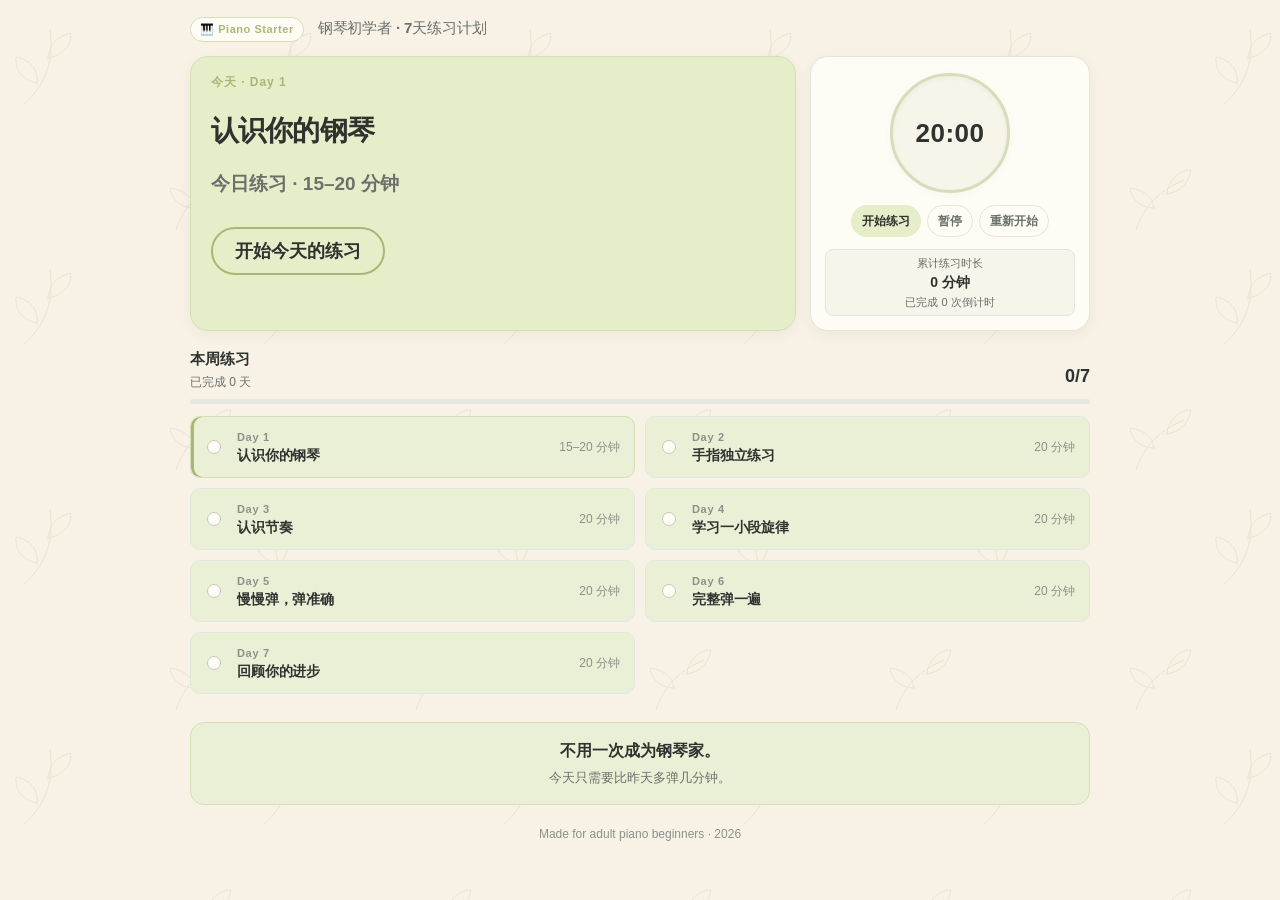
<file: index.html>
<!DOCTYPE html>
<html lang="zh-CN">
<head>
    <meta charset="UTF-8">
    <meta name="viewport" content="width=device-width, initial-scale=1.0">
    <title>钢琴初学者 · 7天练习计划</title>
    <link rel="stylesheet" href="style.css">
</head>

<body>

    <header class="site-header">
        <div class="container header-inner">
            <div class="badge">🎹 Piano Starter</div>
            <h1>钢琴初学者 · 7天练习计划</h1>
        </div>
    </header>


    <main class="container">

        <div class="today-hero-layout">
            <section class="today-panel" aria-labelledby="todayTitle">
                <p class="today-kicker" id="todayLabel">今天 · Day 1</p>

                <h2 id="todayTitle">认识你的钢琴</h2>

                <p class="today-meta">
                    <span id="todayTime">今日练习 · 20 分钟</span>
                    <span id="todayDone" class="today-done">✓ 今天已完成</span>
                </p>

                <button id="startButton" class="main-button" type="button">
                    开始今天的练习
                </button>

                <p id="message" class="encouragement"></p>
            </section>

            <section class="timer-section" aria-label="练习计时器">
                <div class="timer-dial-wrapper">
                    <div id="timer" class="timer">20:00</div>
                </div>

                <div class="timer-buttons">
                    <button id="startTimer" class="timer-button" type="button">开始练习</button>
                    <button id="pauseTimer" class="timer-button secondary" type="button">暂停</button>
                    <button id="resetTimer" class="timer-button secondary" type="button">重新开始</button>
                </div>

                <div class="practice-stats" aria-label="练习统计">
                    <div class="practice-stat">
                        <span class="practice-stat-label">累计练习时长</span>
                        <strong id="totalPracticeDuration">0 分钟</strong>
                        <span id="completedTimerCount" class="practice-stat-detail">已完成 0 次倒计时</span>
                    </div>
                </div>
            </section>
        </div>


        <section class="week-section" aria-labelledby="weekHeading">
            <div class="week-heading">
                <div>
                    <h2 id="weekHeading">本周练习</h2>
                    <p id="practiceProgressDetail" class="week-detail">已完成 0 天</p>
                </div>
                <strong id="practiceProgress">0/7</strong>
            </div>

            <div class="progress-track" role="progressbar" aria-label="七天练习进度" aria-valuemin="0" aria-valuemax="7" aria-valuenow="0">
                <div id="practiceProgressBar" class="progress-bar"></div>
            </div>


            <section class="practice-grid">

                <article class="practice-card" data-day="1">
                    <span class="completion-status" data-completion-day="1"></span>
                    <div class="card-copy">
                        <div class="day">Day 1</div>
                        <h3>认识你的钢琴</h3>
                    </div>
                    <span class="card-time">15–20 分钟</span>
                </article>

                <article class="practice-card" data-day="2">
                    <span class="completion-status" data-completion-day="2"></span>
                    <div class="card-copy">
                        <div class="day">Day 2</div>
                        <h3>手指独立练习</h3>
                    </div>
                    <span class="card-time">20 分钟</span>
                </article>

                <article class="practice-card" data-day="3">
                    <span class="completion-status" data-completion-day="3"></span>
                    <div class="card-copy">
                        <div class="day">Day 3</div>
                        <h3>认识节奏</h3>
                    </div>
                    <span class="card-time">20 分钟</span>
                </article>

                <article class="practice-card" data-day="4">
                    <span class="completion-status" data-completion-day="4"></span>
                    <div class="card-copy">
                        <div class="day">Day 4</div>
                        <h3>学习一小段旋律</h3>
                    </div>
                    <span class="card-time">20 分钟</span>
                </article>

                <article class="practice-card" data-day="5">
                    <span class="completion-status" data-completion-day="5"></span>
                    <div class="card-copy">
                        <div class="day">Day 5</div>
                        <h3>慢慢弹，弹准确</h3>
                    </div>
                    <span class="card-time">20 分钟</span>
                </article>

                <article class="practice-card" data-day="6">
                    <span class="completion-status" data-completion-day="6"></span>
                    <div class="card-copy">
                        <div class="day">Day 6</div>
                        <h3>完整弹一遍</h3>
                    </div>
                    <span class="card-time">20 分钟</span>
                </article>

                <article class="practice-card" data-day="7">
                    <span class="completion-status" data-completion-day="7"></span>
                    <div class="card-copy">
                        <div class="day">Day 7</div>
                        <h3>回顾你的进步</h3>
                    </div>
                    <span class="card-time">20 分钟</span>
                </article>

            </section>
        </section>


        <section class="bottom-message">
            <h2>不用一次成为钢琴家。</h2>
            <p>今天只需要比昨天多弹几分钟。</p>
        </section>

    </main>


    <div id="practiceModal" class="modal">

        <div class="modal-content">

            <button id="maximizeModal" class="maximize-button" type="button" aria-label="Maximize window" title="Maximize window">
                ⛶
            </button>

            <button id="closeModal" class="close-button" type="button">
                ×
            </button>

            <p id="modalDay" class="modal-day">DAY 01</p>

            <h2 id="modalTitle">认识你的钢琴</h2>

            <div class="modal-section">
                <h3>今天练什么</h3>
                <p id="modalPractice">找到中央 C，并熟悉钢琴键盘的位置。</p>
            </div>

            <div class="modal-section">
                <h3>建议练习时间</h3>
                <p id="modalTime">15–20 分钟</p>
            </div>

            <div class="modal-section">
                <h3>练习步骤</h3>
                <p id="modalSteps">先找到中央 C，然后进行简单的五指练习。</p>
            </div>

            <div class="modal-section">
                <h3>小提示</h3>
                <p id="modalTip">不需要追求速度，先熟悉键盘的位置。</p>
            </div>


            <div class="video-placeholder">
                <video
                    id="modalVideo"
                    controls
                    muted
                    playsinline
                    width="100%"
                >
                    <source id="modalVideoSource" src="./videos/day1.mp4" type="video/mp4">
                </video>

                <div id="videoComingSoon" class="video-coming-soon">
                    <div class="video-icon">🎬</div>
                    <strong>教学视频即将上线</strong>
                    <p>先按照上面的练习步骤完成今天的练习吧。</p>
                </div>

                <div id="encouragementMessage"></div>

                <div class="modal-practice-actions">
                    <button id="completePracticeButton" class="complete-button" type="button">
                        ✓ 完成今天的练习
                    </button>
                    <button id="repeatPracticeButton" class="repeat-button" type="button">
                        再次练习
                    </button>
                </div>
            </div>

        </div>

    </div>


    <div id="confirmModal" class="modal" role="dialog" aria-modal="true" aria-labelledby="confirmTitle">
        <div class="confirm-modal-content">
            <h3 id="confirmTitle" class="confirm-modal-title">要练习 Day 1 吗？</h3>
            <p id="confirmSubtitle" class="confirm-modal-subtitle">认识你的钢琴</p>
            <div class="confirm-modal-actions">
                <button id="confirmYesButton" class="confirm-action-yes" type="button">
                    是
                </button>
                <button id="confirmNoButton" class="confirm-action-no" type="button">
                    不，我要自己选择
                </button>
            </div>
        </div>
    </div>


    <footer>
        <p>Made for adult piano beginners · 2026</p>
    </footer>


    <script src="script.js"></script>

</body>
</html>
</file>
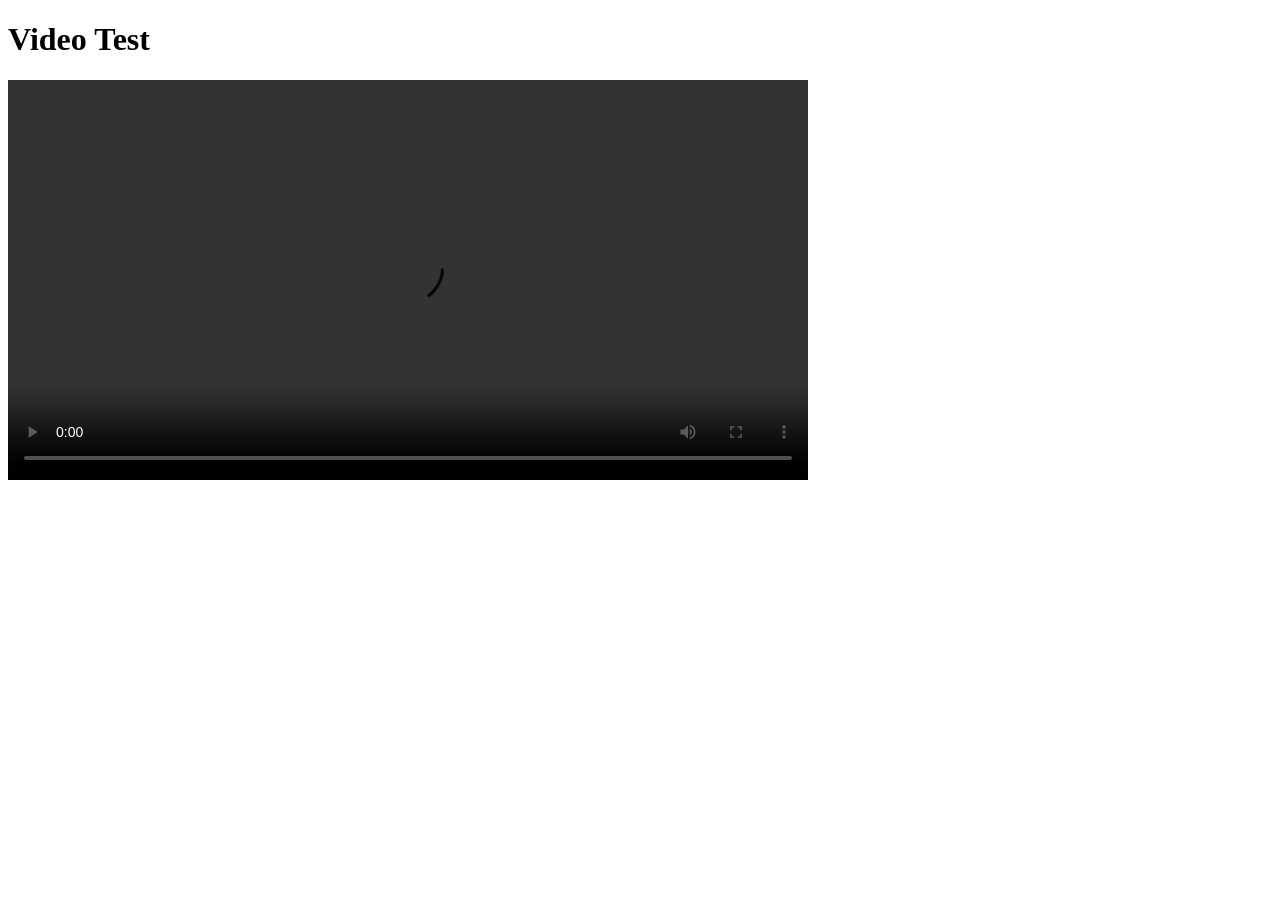
<file: test-video.html>
<!DOCTYPE html>
<html lang="zh-CN">

<head>
    <meta charset="UTF-8">
    <title>Video Test</title>
</head>

<body>

    <h1>Video Test</h1>

    <video controls width="800">
        <source src="./videos/day1.mp4" type="video/mp4">
        你的浏览器不支持视频播放。
    </video>

</body>

</html>
</file>
<file: style.css>
:root {
    --canvas: #F7F2E5;
    --surface: #fffcf6;
    --surface-soft: #f7f4ea;
    --text: #2f3330;
    --muted: #6a706b;
    --subtle: #8b918a;
    --accent: #E6EDC9;
    --accent-hover: #DCE6B9;
    --accent-strong: #A7B875;
    --accent-soft: #EAF0D6;
    --accent-line: #D5DEB9;
    --line: #e3e6dc;
    --shadow: 0 4px 14px rgba(47, 51, 48, .05);
    --radius-lg: 18px;
    --radius-md: 14px;
    --radius-sm: 10px;
}

* { margin: 0; padding: 0; box-sizing: border-box; }

html { scroll-behavior: smooth; }

body {
    background: var(--canvas);
    color: var(--text);
    font-family: -apple-system, BlinkMacSystemFont, "Segoe UI", "PingFang SC", "Microsoft YaHei", sans-serif;
    line-height: 1.55;
    -webkit-font-smoothing: antialiased;
}

button { font: inherit; }

button:focus-visible,
.practice-card:focus-visible {
    outline: 2px solid rgba(143, 160, 90, .45);
    outline-offset: 2px;
}

.container {
    width: min(760px, calc(100% - 40px));
    margin: 0 auto;
}

/* Header */
.site-header { padding: 18px 0 8px; }

.header-inner {
    display: flex;
    align-items: baseline;
    gap: 10px 14px;
    flex-wrap: wrap;
}

.badge {
    display: inline-flex;
    align-items: center;
    padding: 3px 9px;
    border: 1px solid var(--accent-line);
    border-radius: 999px;
    background: var(--surface);
    color: var(--accent-strong);
    font-size: 11px;
    font-weight: 650;
    letter-spacing: .05em;
}

.site-header h1 {
    color: var(--muted);
    font-size: 15px;
    font-weight: 550;
    letter-spacing: -.01em;
}

/* Buttons */
.main-button,
.timer-button,
.complete-button,
.repeat-button {
    border: 1px solid transparent;
    border-radius: 999px;
    cursor: pointer;
    transition: background-color 160ms ease, border-color 160ms ease, color 160ms ease, transform 160ms ease;
}

.main-button {
    min-height: 38px;
    padding: 7px 16px;
    background: var(--accent);
    color: var(--text);
    font-size: 14px;
    font-weight: 650;
}

.main-button:hover {
    background: var(--accent-hover);
    transform: translateY(-1px);
}

.encouragement {
    min-height: 1.4em;
    margin-top: 8px;
    color: var(--accent-strong);
    font-size: 13px;
    font-weight: 600;
}

/* Today */
.today-panel {
    margin-top: 10px;
    padding: 18px 20px 16px;
    border: 1px solid var(--accent-line);
    border-radius: var(--radius-lg);
    background: var(--surface);
    box-shadow: var(--shadow);
}

.today-kicker {
    margin-bottom: 6px;
    color: var(--accent-strong);
    font-size: 12px;
    font-weight: 700;
    letter-spacing: .08em;
}

.today-panel h2 {
    margin-bottom: 6px;
    font-size: clamp(22px, 3vw, 28px);
    font-weight: 650;
    letter-spacing: -.03em;
    line-height: 1.25;
}

.today-meta {
    display: flex;
    flex-wrap: wrap;
    align-items: center;
    gap: 8px 12px;
    margin-bottom: 14px;
    color: var(--muted);
    font-size: 13px;
}

.today-done {
    display: none;
    color: var(--accent-strong);
    font-weight: 650;
}

.today-panel.is-complete {
    background: var(--accent-soft);
}

.today-panel.is-complete .today-done { display: inline; }

/* Week progress */
.week-section { margin-top: 22px; }

.week-heading {
    display: flex;
    align-items: flex-end;
    justify-content: space-between;
    gap: 12px;
    margin-bottom: 8px;
}

.week-heading h2 {
    font-size: 15px;
    font-weight: 650;
}

.week-detail {
    margin-top: 2px;
    color: var(--muted);
    font-size: 12px;
}

.week-heading strong {
    color: var(--text);
    font-size: 18px;
    font-weight: 650;
    font-variant-numeric: tabular-nums;
}

.progress-track {
    height: 5px;
    margin-bottom: 12px;
    overflow: hidden;
    border-radius: 999px;
    background: #e6e8df;
}

.progress-bar {
    width: 0;
    height: 100%;
    border-radius: inherit;
    background: var(--accent-strong);
    opacity: .75;
    transition: width 250ms ease;
}

/* Day checklist */
.practice-grid {
    display: grid;
    gap: 8px;
}

.practice-card {
    display: grid;
    grid-template-columns: 22px minmax(0, 1fr) auto;
    align-items: center;
    gap: 10px;
    min-height: 0;
    padding: 10px 12px;
    border: 1px solid var(--line);
    border-radius: var(--radius-sm);
    background: var(--surface);
    cursor: pointer;
    transition: background-color 160ms ease, border-color 160ms ease;
}

.practice-card:hover {
    border-color: var(--accent-line);
    background: #fffef9;
}

.practice-card.is-today {
    border-color: var(--accent-line);
    box-shadow: inset 3px 0 0 var(--accent-strong);
}

.day {
    color: var(--subtle);
    font-size: 11px;
    font-weight: 700;
    letter-spacing: .06em;
}

.practice-card h3 {
    font-size: 14px;
    font-weight: 600;
    letter-spacing: -.01em;
    line-height: 1.35;
}

.card-time {
    color: var(--subtle);
    font-size: 12px;
    white-space: nowrap;
}

.completion-status {
    display: grid;
    width: 18px;
    height: 18px;
    flex-shrink: 0;
    place-items: center;
    overflow: hidden;
    color: var(--accent-strong);
    font-size: 0;
    line-height: 0;
}

.completion-status::before {
    content: "";
    width: 12px;
    height: 12px;
    border: 1.5px solid #c5cbb8;
    border-radius: 50%;
    background: var(--surface);
}


/* Completed practice cards */
.practice-card.completed-page {
    background-color: #A7B875 !important;
    border-color: #718747 !important;
    color: #2F3328 !important;
}

.practice-card.completed-page:hover {
    background-color: #9BAE68 !important;
}

.practice-card.completed-page .completion-status {
    color: #2F3328;
}

/* Show a checkmark on completed practice cards */
.practice-card.completed-page .completion-status {
    font-size: 0;
    line-height: 1;
}

.practice-card.completed-page .completion-status::before {
    content: "✓";
    width: auto;
    height: auto;
    border: 0;
    border-radius: 0;
    background: none;
    color: #2F3328;
    font-size: 14px;
    font-weight: 700;
    line-height: 1;
}


/* Homepage Hero Layout & Circular Timer */
.today-hero-layout {
    display: grid;
    grid-template-columns: minmax(0, 1fr) 280px;
    gap: 14px;
    align-items: stretch;
    margin-top: 8px;
}

.today-hero-layout .today-panel {
    margin-top: 0;
    display: flex;
    flex-direction: column;
    justify-content: space-between;
}

.today-panel #todayTime {
    font-size: 19px;
    font-weight: 600;
}

.today-panel .main-button {
    align-self: flex-start;
    min-height: 48px;
    padding: 0 22px;
    border: 2px solid var(--accent-strong);
    font-size: 18px;
    font-weight: 600;
    line-height: 1;
}

.today-panel .main-button:focus-visible {
    outline: 3px solid var(--accent-strong);
    outline-offset: 3px;
}

.timer-section {
    display: flex;
    flex-direction: column;
    align-items: center;
    justify-content: space-between;
    margin: 0;
    padding: 16px 14px 14px;
    border: 1px solid var(--line);
    border-radius: var(--radius-lg);
    background: var(--surface);
    box-shadow: var(--shadow);
    text-align: center;
}

.timer-dial-wrapper {
    display: flex;
    align-items: center;
    justify-content: center;
    width: 100%;
    margin-bottom: 12px;
}

.timer {
    display: flex;
    align-items: center;
    justify-content: center;
    width: 120px;
    height: 120px;
    margin: 0 auto;
    border: 3px solid var(--accent-line);
    border-radius: 50%;
    background: var(--surface-soft);
    color: var(--text);
    font-size: 26px;
    font-variant-numeric: tabular-nums;
    font-weight: 650;
    letter-spacing: .02em;
    line-height: 1;
    box-shadow: inset 0 2px 5px rgba(47, 51, 48, .04), 0 2px 8px rgba(47, 51, 48, .03);
    transition: border-color 200ms ease, box-shadow 200ms ease;
}

.timer.is-running {
    border-color: var(--accent-strong);
    box-shadow: inset 0 2px 5px rgba(47, 51, 48, .04), 0 0 0 3px rgba(167, 184, 117, .28);
}

.timer-buttons {
    display: flex;
    justify-content: center;
    gap: 6px;
    flex-wrap: wrap;
    width: 100%;
    margin-bottom: 12px;
}

.timer-button {
    min-height: 32px;
    padding: 5px 10px;
    border: 1px solid transparent;
    border-radius: 999px;
    background: var(--accent);
    color: var(--text);
    font-size: 12px;
    font-weight: 650;
    cursor: pointer;
    white-space: nowrap;
    transition: background-color 160ms ease, border-color 160ms ease, color 160ms ease, transform 160ms ease;
}

.timer-button:hover { background: var(--accent-hover); transform: translateY(-1px); }

.timer-button.secondary {
    border-color: var(--line);
    background: var(--surface);
    color: var(--muted);
}

.timer-button.secondary:hover {
    border-color: var(--accent-line);
    background: var(--accent-soft);
    color: var(--text);
}

.timer-button.is-active,
.timer-button.secondary.is-active:hover {
    border-color: var(--accent-strong);
    background: var(--accent-strong);
    color: #fffcf6;
}

.practice-stats {
    width: 100%;
    text-align: center;
}

.practice-stat {
    padding: 6px 8px;
    border: 1px solid var(--line);
    border-radius: 8px;
    background: var(--surface-soft);
}

.timer-section .practice-stat-label,
.timer-section .practice-stat-detail {
    display: block;
    color: var(--muted);
    font-size: 11px;
    line-height: 1.35;
}

.timer-section .practice-stat strong {
    display: block;
    margin: 1px 0;
    font-size: 14px;
    font-weight: 650;
    color: var(--text);
}

.main-button.is-started {
    cursor: default;
    opacity: 0.9;
}

.main-button.is-started:hover {
    transform: none;
    background: var(--accent);
}

@media (max-width: 680px) {
    .today-hero-layout {
        grid-template-columns: 1fr;
        gap: 12px;
    }
}

/* Modal */
.modal {
    position: fixed;
    inset: 0;
    z-index: 1000;
    display: none;
    align-items: center;
    justify-content: center;
    padding: 14px;
    background: rgba(47, 51, 48, .28);
    backdrop-filter: blur(4px);
}

.modal.show { display: flex; }

.modal-content {
    position: relative;
    width: min(620px, 100%);
    min-width: 280px;
    max-width: calc(100vw - 28px);
    max-height: 90vh;
    overflow: auto;
    resize: both;
    padding: 28px 22px 18px;
    border: 1px solid var(--line);
    border-radius: var(--radius-lg);
    background: var(--surface);
    box-shadow: 0 18px 50px rgba(47, 51, 48, .12);
    animation: modalAppear 180ms ease;
}

@media (pointer: fine) {
    #modalDay,
    #modalTitle {
        cursor: grab;
    }

    .modal-content.is-window-dragging {
        user-select: none;
    }

    .modal-content.is-window-dragging #modalDay,
    .modal-content.is-window-dragging #modalTitle {
        cursor: grabbing;
    }
}

#practiceModal.is-window-positioned .modal-content {
    position: absolute;
    margin: 0;
    transform: none;
}

@keyframes modalAppear {
    from { opacity: 0; transform: translateY(8px); }
    to { opacity: 1; transform: translateY(0); }
}

.close-button,
.maximize-button {
    position: absolute;
    top: 12px;
    display: grid;
    width: 32px;
    height: 32px;
    place-items: center;
    border: 1px solid var(--line);
    border-radius: 50%;
    background: var(--surface);
    color: var(--muted);
    cursor: pointer;
    transition: background-color 160ms ease, color 160ms ease, border-color 160ms ease;
}

.close-button { right: 12px; font-size: 22px; line-height: 1; }
.maximize-button { right: 50px; font-size: 16px; line-height: 1; }

.close-button:hover,
.maximize-button:hover {
    border-color: var(--accent-line);
    background: var(--accent-soft);
    color: var(--text);
}

.modal-content.is-maximized {
    width: calc(100vw - 24px);
    height: calc(100vh - 24px);
    max-width: none;
    max-height: none;
    display: grid;
    grid-template-columns: minmax(0, 1fr) minmax(280px, .9fr);
    column-gap: clamp(20px, 4vw, 48px);
    align-content: start;
    overflow: auto;
    resize: none;
}

.modal-content.is-maximized > .modal-day,
.modal-content.is-maximized > h2,
.modal-content.is-maximized > .modal-section,
.modal-content.is-maximized > .timer-section {
    grid-column: 1;
}

.modal-content.is-maximized > h2 {
    margin-bottom: 12px;
    font-size: clamp(22px, 2.4vw, 30px);
}

.modal-content.is-maximized > .modal-section { margin-bottom: 10px; }

.modal-content.is-maximized > .video-placeholder {
    grid-column: 2;
    grid-row: 1 / span 10;
    align-self: start;
    margin-top: 0;
}

.modal-content.is-maximized .video-placeholder video {
    height: clamp(160px, 36vh, 320px);
}

.modal-day {
    margin-bottom: 6px;
    color: var(--accent-strong);
    font-size: 11px;
    font-weight: 720;
    letter-spacing: .12em;
}

.modal-content > h2 {
    margin-bottom: 14px;
    padding-right: 72px;
    font-size: clamp(22px, 3vw, 28px);
    font-weight: 650;
    letter-spacing: -.03em;
    line-height: 1.28;
}

.modal-section { margin-bottom: 12px; }

.modal-section h3 {
    margin-bottom: 4px;
    color: var(--text);
    font-size: 13px;
    font-weight: 650;
}

.modal-section p {
    color: var(--muted);
    font-size: 14px;
    line-height: 1.55;
}

.video-placeholder,
.video-coming-soon {
    margin-top: 6px;
    padding: 10px;
    text-align: center;
    border: 1px solid var(--line);
    border-radius: var(--radius-md);
    background: var(--surface-soft);
}

.video-placeholder video {
    display: block;
    width: 100%;
    max-width: 100%;
    height: 220px;
    margin: 0 auto;
    border-radius: 10px;
    background: #3a403c;
    object-fit: contain;
}

.video-coming-soon { padding: 20px 14px; }

.video-placeholder .video-coming-soon { margin-top: 0; }

.video-icon {
    display: inline-grid;
    width: 40px;
    height: 40px;
    place-items: center;
    margin-bottom: 8px;
    border-radius: 50%;
    background: var(--accent-soft);
    font-size: 16px;
}

.video-placeholder strong,
.video-coming-soon strong { display: block; margin-bottom: 4px; }

.video-placeholder p,
.video-coming-soon p {
    color: var(--subtle);
    font-size: 13px;
}

#encouragementMessage {
    min-height: 1.4em;
    margin: 12px 0 0;
    color: var(--accent-strong);
    text-align: center;
    font-size: 15px;
    font-weight: 650;
}

.modal-practice-actions {
    display: flex;
    gap: 8px;
    flex-wrap: wrap;
    margin-top: 12px;
}

.complete-button,
.repeat-button {
    min-height: 38px;
    padding: 7px 14px;
    font-size: 14px;
    font-weight: 650;
}

.modal-practice-actions .complete-button {
    flex: 1 1 180px;
    background: var(--accent);
    color: var(--text);
}

.complete-button:hover {
    background: var(--accent-hover);
    transform: translateY(-1px);
}

.repeat-button {
    flex: 1 1 110px;
    border-color: var(--line);
    background: var(--surface);
    color: var(--muted);
}

.repeat-button:hover {
    border-color: var(--accent-line);
    background: var(--accent-soft);
    color: var(--text);
}

/* Closing message */
.bottom-message {
    margin: 28px 0 20px;
    padding: 16px 18px;
    border: 1px solid var(--accent-line);
    border-radius: var(--radius-md);
    background: var(--accent-soft);
    text-align: center;
}

.bottom-message h2 {
    margin: 0 0 4px;
    font-size: 16px;
    font-weight: 650;
}

.bottom-message p {
    color: var(--muted);
    font-size: 13px;
}

footer {
    padding: 0 20px 24px;
    color: var(--subtle);
    text-align: center;
    font-size: 12px;
}

/* Responsive */
@media (max-width: 800px) {
    .modal-content { min-width: 0; resize: none; }

    .modal-content.is-maximized {
        width: calc(100vw - 20px);
        height: calc(100vh - 20px);
        grid-template-columns: minmax(0, 1fr);
        overflow-y: auto;
    }

    .modal-content.is-maximized > .video-placeholder {
        grid-column: 1;
        grid-row: auto;
        margin-top: 8px;
    }

    .modal-content.is-maximized .video-placeholder video {
        height: min(32vh, 240px);
    }
}

@media (max-width: 550px) {
    .container { width: min(100% - 28px, 760px); }

    .site-header { padding: 14px 0 4px; }

    .today-panel { padding: 16px 14px 14px; }

    .practice-card {
        grid-template-columns: 20px minmax(0, 1fr);
        padding: 10px 11px;
    }

    .card-time {
        grid-column: 2;
        margin-top: -4px;
    }

    .timer-button { flex: 1 1 72px; }

    .modal { padding: 10px; }

    .modal-content {
        max-width: calc(100vw - 20px);
        max-height: 92vh;
        padding: 42px 16px 16px;
    }

    .modal-content > h2 {
        margin-bottom: 12px;
        padding-right: 0;
        font-size: 22px;
    }

    .video-placeholder video { height: min(48vw, 200px); }

    .modal-practice-actions { flex-direction: column; }

    .modal-practice-actions .complete-button,
    .repeat-button {
        flex-basis: auto;
        width: 100%;
    }

    .bottom-message { margin: 22px 0 18px; padding: 14px; }
}

/* First redesign: compact weekly practice dashboard */

.container {
    width: min(900px, calc(100% - 40px));
}

.site-header {
    padding: 16px 0 6px;
}

.today-panel {
    margin-top: 8px;
    padding: 16px 20px 14px;
}

.week-section {
    margin-top: 16px;
}

.practice-grid {
    display: grid;
    grid-template-columns: repeat(2, minmax(0, 1fr));
    gap: 10px;
}

.practice-card {
    padding: 12px 14px;
}

/* Keep the cards readable on mobile */
@media (max-width: 550px) {
    .container {
        width: calc(100% - 28px);
    }

    .practice-grid {
        grid-template-columns: 1fr;
        gap: 8px;
    }

    .practice-card {
        padding: 10px 11px;
    }

    .today-panel {
        padding: 16px 14px 14px;
    }
}

/* Fix practice modal width on mobile */
@media (max-width: 550px) {
    #practiceModal {
        box-sizing: border-box;
        max-width: 100%;
        overflow-x: hidden;
    }

    #practiceModal * {
        box-sizing: border-box;
    }

    #practiceModal video {
        max-width: 100%;
    }
}
/* Round 2: Hero color */
.today-panel {
    background-color: #E6EDC9;
}
/* Uncompleted practice cards */
.practice-card {
    background-color: #EAF0D6;
}
/* Subtle botanical line-art background */
body {
    background-color: #F7F2E5;
    background-image: url("data:image/svg+xml,%3Csvg xmlns='http://www.w3.org/2000/svg' width='240' height='240' viewBox='0 0 240 240'%3E%3Cg fill='none' stroke='%2395A66B' stroke-width='1' stroke-linecap='round' stroke-linejoin='round' opacity='.18'%3E%3Cpath d='M24 104 C48 84 54 56 50 30'/%3E%3Cpath d='M37 83 C20 80 15 67 16 57 C30 60 39 69 37 83Z'/%3E%3Cpath d='M48 58 C64 56 72 43 71 33 C57 36 49 45 48 58Z'/%3E%3Cpath d='M176 230 C184 203 205 188 224 180'/%3E%3Cpath d='M194 208 C180 208 171 199 170 188 C184 190 193 197 194 208Z'/%3E%3Cpath d='M207 194 C208 179 220 170 231 170 C229 183 220 192 207 194Z'/%3E%3C/g%3E%3C/svg%3E");
    background-repeat: repeat;
}

/* Confirm Modal */
.confirm-modal-content {
    position: relative;
    width: min(380px, calc(100vw - 32px));
    padding: 26px 22px 22px;
    border: 1px solid var(--line);
    border-radius: var(--radius-lg);
    background: var(--surface);
    box-shadow: 0 18px 50px rgba(47, 51, 48, .14);
    text-align: center;
    animation: modalAppear 180ms ease;
}

.confirm-modal-title {
    margin-bottom: 6px;
    color: var(--text);
    font-size: 19px;
    font-weight: 650;
    letter-spacing: -.02em;
    line-height: 1.3;
}

.confirm-modal-subtitle {
    margin-bottom: 20px;
    color: var(--muted);
    font-size: 13px;
    line-height: 1.4;
}

.confirm-modal-actions {
    display: flex;
    gap: 10px;
    justify-content: center;
    flex-wrap: wrap;
}

.confirm-action-yes,
.confirm-action-no {
    min-height: 38px;
    padding: 8px 16px;
    border-radius: 999px;
    cursor: pointer;
    font-size: 14px;
    font-weight: 650;
    transition: background-color 160ms ease, border-color 160ms ease, color 160ms ease, transform 160ms ease;
}

.confirm-action-yes {
    flex: 1 1 90px;
    border: 1px solid transparent;
    background: var(--accent);
    color: var(--text);
}

.confirm-action-yes:hover {
    background: var(--accent-hover);
    transform: translateY(-1px);
}

.confirm-action-no {
    flex: 1.6 1 150px;
    border: 1px solid var(--line);
    background: var(--surface);
    color: var(--muted);
}

.confirm-action-no:hover {
    border-color: var(--accent-line);
    background: var(--accent-soft);
    color: var(--text);
}

@media (max-width: 420px) {
    .confirm-modal-actions {
        flex-direction: column;
    }

    .confirm-action-yes,
    .confirm-action-no {
        width: 100%;
        flex: 1 1 auto;
    }
}
</file>
